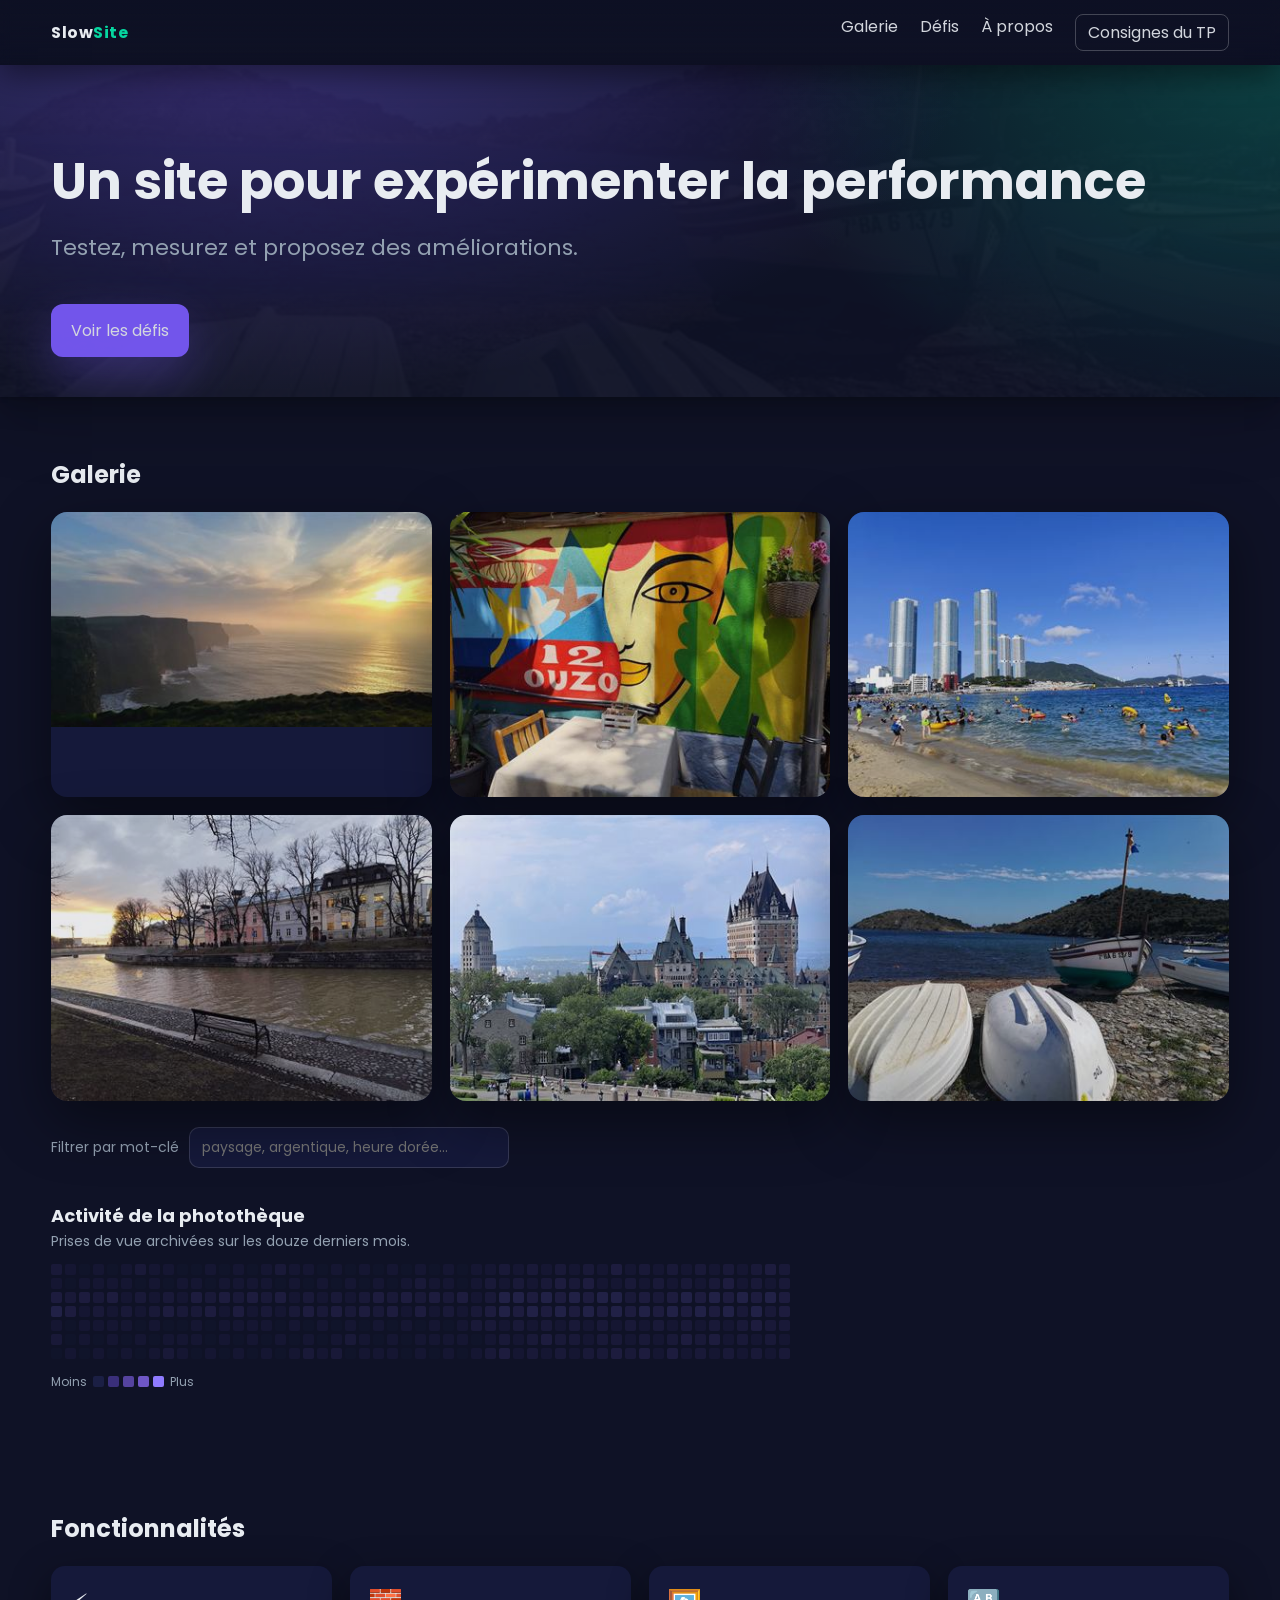
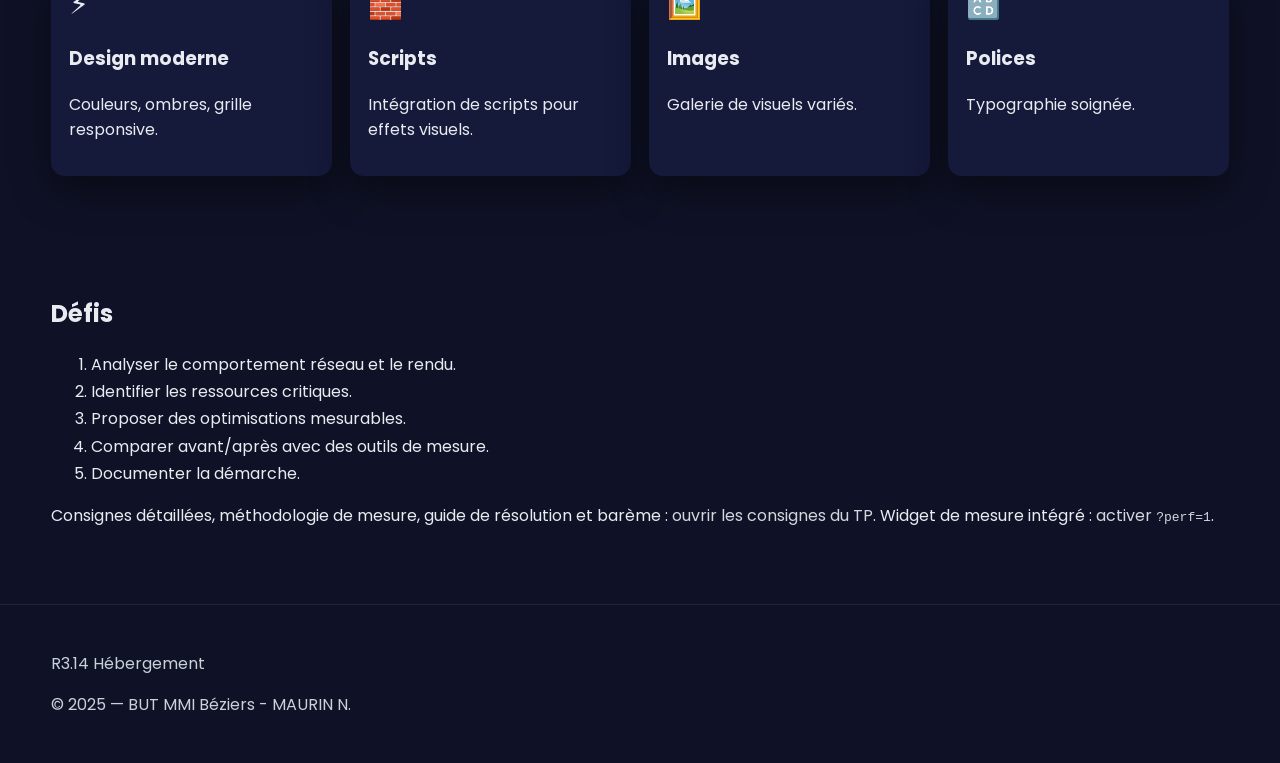
<file: index.html>
<!DOCTYPE html>
<html lang="fr">
  <head>
    <meta charset="utf-8" />
    <meta name="viewport" content="width=device-width, initial-scale=1" />
    <title>Site non optimisé...</title>

    <link rel="icon" type="image/png" href="img/favicon-32.png" />

    <link rel="preconnect" href="https://fonts.googleapis.com" />
    <link rel="preconnect" href="https://fonts.gstatic.com" crossorigin />
    <link rel="stylesheet" href="https://fonts.googleapis.com/css2?family=Poppins:wght@400;600&display=swap" />
    <link rel="stylesheet" href="css/styles.css" />

    <script src="js/app.js" defer></script>
    <script src="js/analytics.js" defer></script>

    <!-- ===== Infrastructure du TP : hors exercice =====================
         Le bouton « Consignes » et sa fenêtre ne font pas partie du site à
         optimiser. Inutile de les analyser, les optimiser ou les supprimer.
         Volontairement en ligne : aucune requête supplémentaire, et rien ne
         casse quand vous réécrivez css/styles.css ou js/app.js.
         ================================================================ -->
    <style>
      .tp-link{border:1px solid rgba(255,255,255,.25);border-radius:8px;padding:5px 12px}
      .tp-link:hover{background:rgba(255,255,255,.08)}
      /* Cette entrée de menu supplémentaire fait déborder la barre sur petit
         écran : on autorise le retour à la ligne. */
      @media (max-width:640px){
        .menu{flex-wrap:wrap;justify-content:flex-end;gap:8px 14px}
      }
      #tp-modal{width:min(1000px,94vw);height:min(86vh,900px);padding:0;border:0;
        border-radius:14px;background:#0f1226;color:#E8ECF1;overflow:hidden}
      #tp-modal::backdrop{background:rgba(4,6,18,.72)}
      .tp-modal-bar{display:flex;align-items:center;justify-content:space-between;
        gap:12px;padding:10px 14px;border-bottom:1px solid rgba(255,255,255,.12);
        font:600 15px/1.3 system-ui,Segoe UI,Roboto,Arial,sans-serif}
      .tp-modal-bar button{background:transparent;color:#E8ECF1;cursor:pointer;
        border:1px solid rgba(255,255,255,.25);border-radius:8px;padding:5px 11px;font:inherit}
      .tp-modal-bar button:hover{background:rgba(255,255,255,.1)}
      #tp-modal iframe{display:block;width:100%;height:calc(100% - 45px);border:0}
    </style>
  </head>
  <body>
    <div class="topbar">
      <div class="container nav">
        <div class="logo">Slow<span>Site</span></div>
        <div class="menu">
          <a href="#galerie">Galerie</a>
          <a href="#defis">Défis</a>
          <a href="#apropos">À propos</a>
          <a class="tp-link js-consignes" href="consignes.html">Consignes du TP</a>
        </div>
      </div>
    </div>

    <div class="hero">
      <div class="container hero-inner">
        <div class="hero-text">
          <h1>Un site pour expérimenter la performance</h1>
          <p>Testez, mesurez et proposez des améliorations.</p>
          <a class="cta" href="#defis">Voir les défis</a>
        </div>
      </div>
    </div>

    <div id="galerie" class="section gallery">
      <div class="container">
        <h2>Galerie</h2>
        <div class="grid">
          <div class="card" data-mots="paysage montagne aube brume grand angle">
            <a href="img1.html"><img src="img/img1-800.jpg"
                 srcset="img/img1-400.jpg 400w, img/img1-800.jpg 800w, img/img1-1200.jpg 1200w"
                 sizes="(max-width:560px) 92vw, (max-width:900px) 46vw, 388px"
                 width="800" height="452" alt="Image 1" decoding="async" fetchpriority="high" /></a>
          </div>
          <div class="card" data-mots="architecture ville façade contraste élevé">
            <a href="img2.html"><img src="img/img2-800.jpg"
                 srcset="img/img2-400.jpg 400w, img/img2-800.jpg 800w, img/img2-1200.jpg 1200w"
                 sizes="(max-width:560px) 92vw, (max-width:900px) 46vw, 388px"
                 width="800" height="600" alt="Image 2" decoding="async" /></a>
          </div>
          <div class="card" data-mots="portrait studio clair-obscur noir profond">
            <a href="img3.html"><img src="img/img3-800.jpg"
                 srcset="img/img3-400.jpg 400w, img/img3-800.jpg 800w, img/img3-1200.jpg 1200w"
                 sizes="(max-width:560px) 92vw, (max-width:900px) 46vw, 388px"
                 width="800" height="600" alt="Image 3" decoding="async" /></a>
          </div>
          <div class="card" data-mots="littoral falaise heure dorée pose longue">
            <a href="img4.html"><img src="img/img4-800.jpg"
                 srcset="img/img4-400.jpg 400w, img/img4-800.jpg 800w, img/img4-1200.jpg 1200w"
                 sizes="(max-width:560px) 92vw, (max-width:900px) 46vw, 388px"
                 width="800" height="600" alt="Image 4" decoding="async" loading="lazy" /></a>
          </div>
          <div class="card" data-mots="photo de rue ruelle silhouette monochrome">
            <a href="img5.html"><img src="img/img5-800.jpg"
                 srcset="img/img5-400.jpg 400w, img/img5-800.jpg 800w, img/img5-1200.jpg 1200w"
                 sizes="(max-width:560px) 92vw, (max-width:900px) 46vw, 388px"
                 width="800" height="600" alt="Image 5" decoding="async" loading="lazy" /></a>
          </div>
          <div class="card" data-mots="forêt sentier lumière rasante macro">
            <a href="img6.html"><img src="img/img6-800.jpg"
                 srcset="img/img6-400.jpg 400w, img/img6-800.jpg 800w, img/img6-1200.jpg 1200w"
                 sizes="(max-width:560px) 92vw, (max-width:900px) 46vw, 388px"
                 width="800" height="600" alt="Image 6" decoding="async" loading="lazy" /></a>
          </div>
        </div>
        <div class="gallery-filter">
          <label for="q">Filtrer par mot-clé</label>
          <input id="q" type="search" list="motscles" autocomplete="off"
                 placeholder="paysage, argentique, heure dorée…" />
          <datalist id="motscles"></datalist>
          <p id="filter-info" class="filter-info"></p>
        </div>

        <div class="activity">
          <h3 class="activity-title">Activité de la photothèque</h3>
          <p class="activity-sub">Prises de vue archivées sur les douze derniers mois.</p>
          <div class="activity-scroll">
            <div id="calendrier" class="calendar"></div>
          </div>
          <p class="activity-legend">
            <span>Moins</span>
            <i class="lvl lvl-0"></i><i class="lvl lvl-1"></i><i class="lvl lvl-2"></i><i class="lvl lvl-3"></i><i class="lvl lvl-4"></i>
            <span>Plus</span>
          </p>
        </div>
      </div>
    </div>

    <div id="apropos" class="section features">
      <div class="container">
        <h2>Fonctionnalités</h2>
        <div class="features-grid">
          <div class="feature">
            <div class="icon">⚡</div>
            <h3>Design moderne</h3>
            <p>Couleurs, ombres, grille responsive.</p>
          </div>
          <div class="feature">
            <div class="icon">🧱</div>
            <h3>Scripts</h3>
            <p>Intégration de scripts pour effets visuels.</p>
          </div>
          <div class="feature">
            <div class="icon">🖼️</div>
            <h3>Images</h3>
            <p>Galerie de visuels variés.</p>
          </div>
          <div class="feature">
            <div class="icon">🔠</div>
            <h3>Polices</h3>
            <p>Typographie soignée.</p>
          </div>
        </div>
      </div>
    </div>

    <div id="defis" class="section challenges">
      <div class="container">
        <h2>Défis</h2>
        <ol>
          <li>Analyser le comportement réseau et le rendu.</li>
          <li>Identifier les ressources critiques.</li>
          <li>Proposer des optimisations mesurables.</li>
          <li>Comparer avant/après avec des outils de mesure.</li>
          <li>Documenter la démarche.</li>
        </ol>
        <p>
          Consignes détaillées, méthodologie de mesure, guide de résolution et
          barème : <a class="js-consignes" href="consignes.html">ouvrir les
          consignes du TP</a>. Widget de mesure intégré :
          <a href="?perf=1">activer <code>?perf=1</code></a>.
        </p>
      </div>
    </div>

    <div class="footer">
      <div class="container">
        <p>R3.14 Hébergement</p>
        <p>© 2025 — BUT MMI Béziers - MAURIN N.</p>
      </div>
    </div>

    <!-- ===== Infrastructure du TP : hors exercice ===================== -->
    <dialog id="tp-modal" aria-labelledby="tp-modal-titre">
      <div class="tp-modal-bar">
        <span id="tp-modal-titre">Consignes du TP</span>
        <span>
          <a class="tp-link" href="consignes.html" target="_blank" rel="noopener">Ouvrir dans un onglet</a>
          <button type="button" data-tp-close>Fermer</button>
        </span>
      </div>
      <iframe title="Consignes du TP" data-src="consignes.html"></iframe>
    </dialog>

    <script>
      /* Ouvre les consignes en fenêtre modale. Sans JavaScript, ou si
         <dialog> n'est pas supporté, les liens naviguent normalement vers
         consignes.html : le contenu reste accessible dans tous les cas.
         L'iframe n'est chargée qu'à la première ouverture, pour ne rien
         ajouter au chargement de la page mesurée. */
      (function () {
        var modal = document.getElementById('tp-modal');
        var liens = document.querySelectorAll('.js-consignes');
        if (!modal || !liens.length || typeof modal.showModal !== 'function') return;

        var frame = modal.querySelector('iframe');
        for (var i = 0; i < liens.length; i++) {
          liens[i].addEventListener('click', function (e) {
            e.preventDefault();
            if (!frame.getAttribute('src')) {
              frame.setAttribute('src', frame.dataset.src);
            }
            modal.showModal();
          });
        }
        modal.querySelector('[data-tp-close]').addEventListener('click', function () {
          modal.close();
        });
        // Échap ne remonte pas d'une iframe vers le <dialog> parent : on
        // écoute donc aussi dans le document embarqué (même origine).
        frame.addEventListener('load', function () {
          try {
            frame.contentDocument.addEventListener('keydown', function (e) {
              if (e.key === 'Escape') modal.close();
            });
          } catch (err) { /* origine différente : la touche Échap n'agira pas */ }
        });
        // Clic sur le fond sombre : la cible est alors le <dialog> lui-même.
        modal.addEventListener('click', function (e) {
          if (e.target === modal) modal.close();
        });
      })();
      /* ================================================================ */

      if (new URLSearchParams(location.search).has('perf')) {
        var s = document.createElement('script');
        s.src = 'js/metrics.js';
        s.defer = true;
        document.head.appendChild(s);
      }
    </script>
  </body>
</html>
</file>
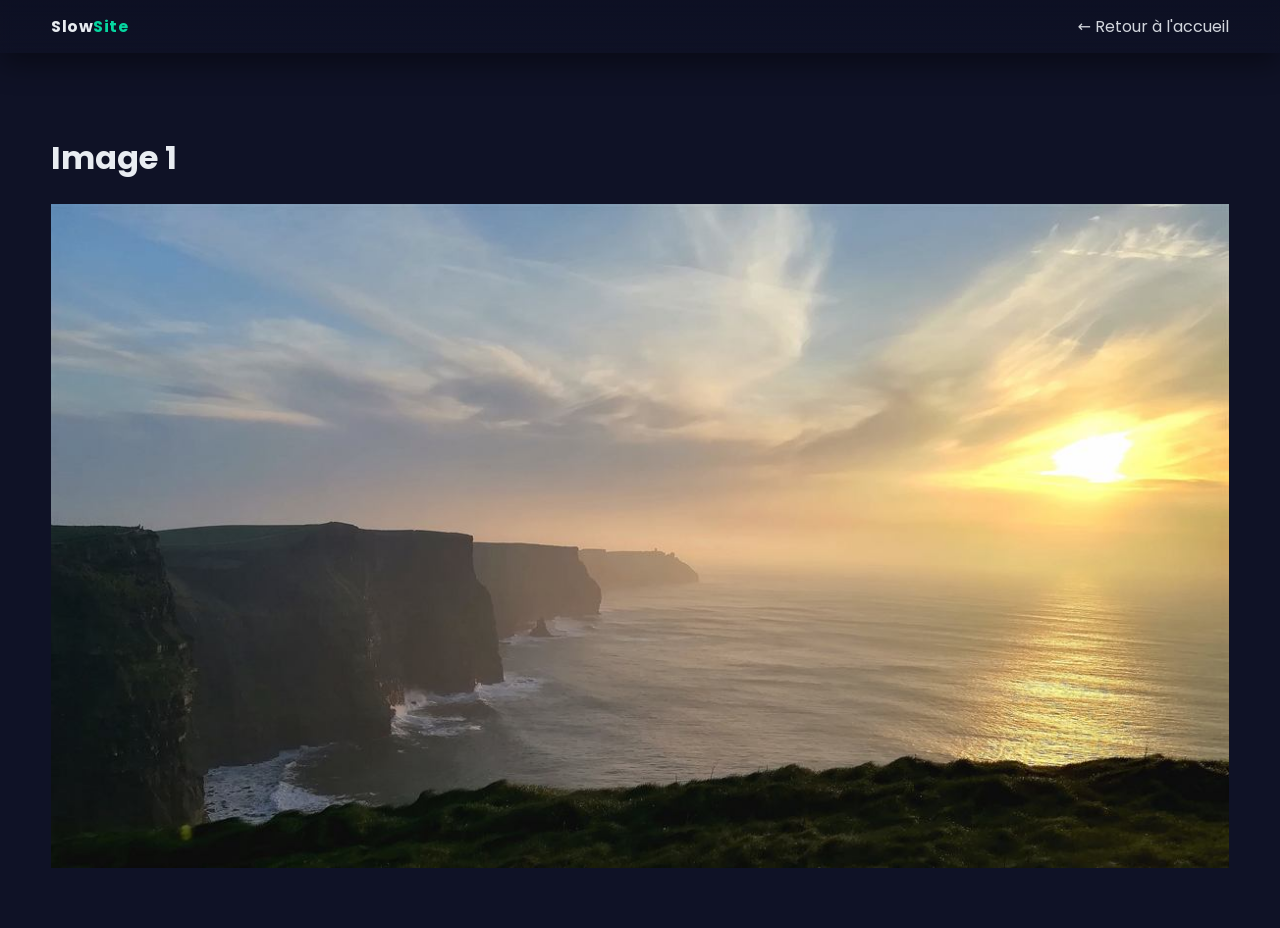
<file: img1.html>
<!DOCTYPE html>
<html lang="fr">
<head>
  <meta charset="utf-8" />
  <meta name="viewport" content="width=device-width, initial-scale=1" />
  <title>Image 1</title>
  <link rel="icon" type="image/png" href="img/favicon-32.png">
  <link rel="preconnect" href="https://fonts.googleapis.com" />
  <link rel="preconnect" href="https://fonts.gstatic.com" crossorigin />
  <link rel="stylesheet" href="https://fonts.googleapis.com/css2?family=Poppins:wght@400;600&display=swap" />
  <link rel="stylesheet" href="css/styles.css">
</head>
<body>
  <div class="topbar"><div class="container nav"><div class="logo">Slow<span>Site</span></div><div class="menu"><a href="index.html">← Retour à l'accueil</a></div></div></div>
  <div class="section image-page"><div class="container">
    <h1>Image 1</h1>
    <div class="image-wrapper"><img src="img/img1-1200.jpg" srcset="img/img1-800.jpg 800w, img/img1-1200.jpg 1200w" sizes="min(1200px, 92vw)" width="1200" height="677" alt="Image 1" fetchpriority="high"></div>
  </div></div>
  <script>
    if (new URLSearchParams(location.search).has('perf')) {
      var s = document.createElement('script');
      s.src = 'js/metrics.js'; s.defer = true; document.head.appendChild(s);
    }
  </script>
</body>
</html>
</file>
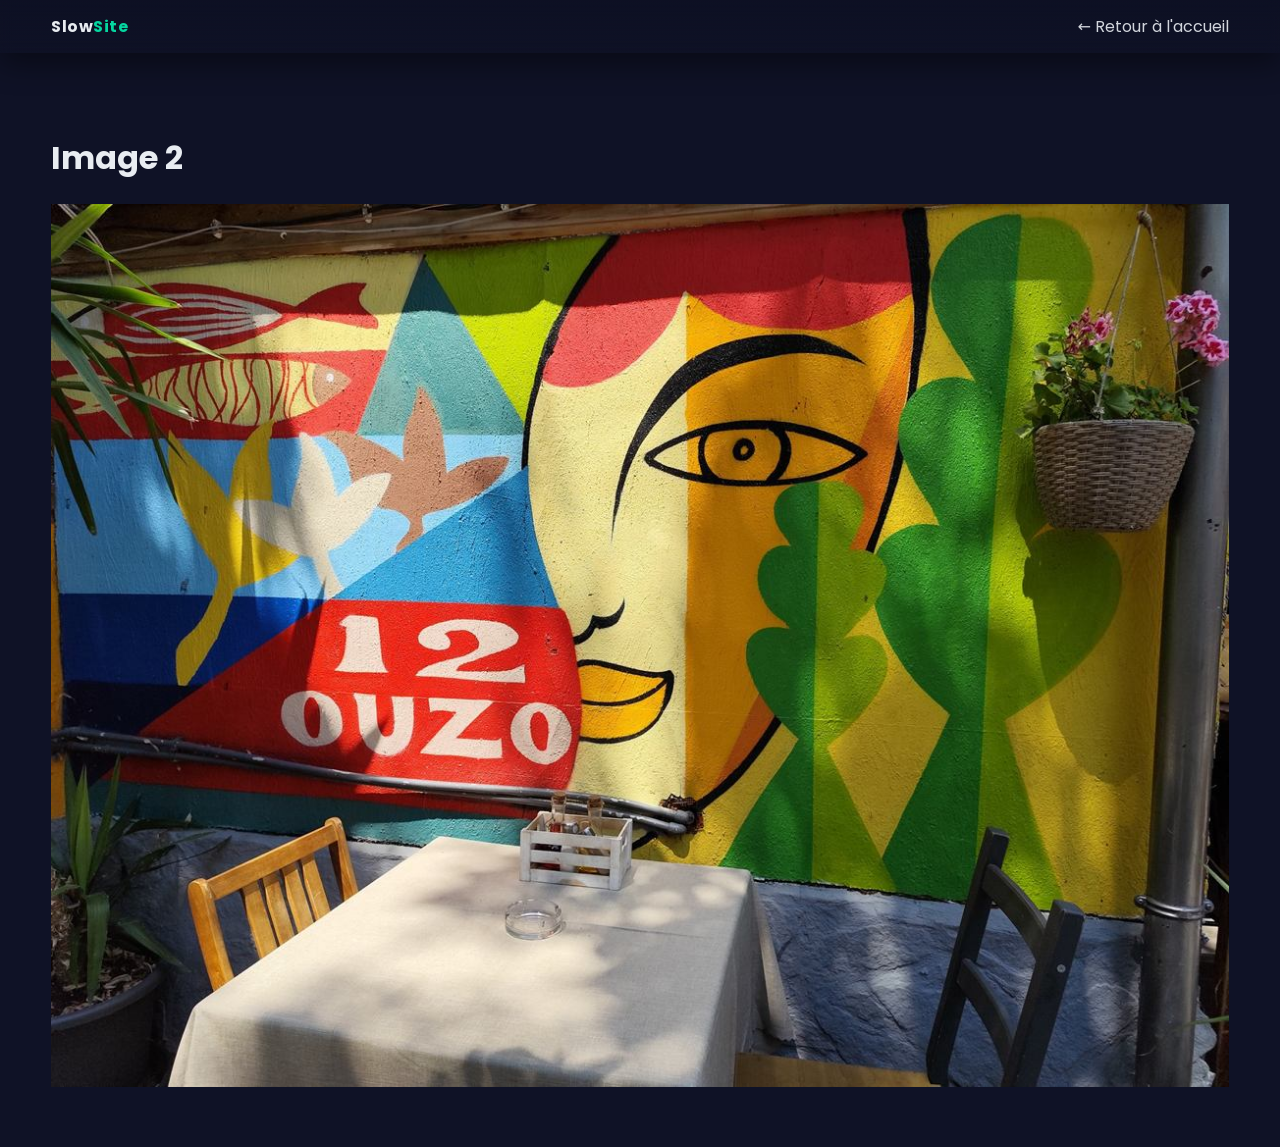
<file: img2.html>
<!DOCTYPE html>
<html lang="fr">
<head>
  <meta charset="utf-8" />
  <meta name="viewport" content="width=device-width, initial-scale=1" />
  <title>Image 2</title>
  <link rel="icon" type="image/png" href="img/favicon-32.png">
  <link rel="preconnect" href="https://fonts.googleapis.com" />
  <link rel="preconnect" href="https://fonts.gstatic.com" crossorigin />
  <link rel="stylesheet" href="https://fonts.googleapis.com/css2?family=Poppins:wght@400;600&display=swap" />
  <link rel="stylesheet" href="css/styles.css">
</head>
<body>
  <div class="topbar"><div class="container nav"><div class="logo">Slow<span>Site</span></div><div class="menu"><a href="index.html">← Retour à l'accueil</a></div></div></div>
  <div class="section image-page"><div class="container">
    <h1>Image 2</h1>
    <div class="image-wrapper"><img src="img/img2-1200.jpg" srcset="img/img2-800.jpg 800w, img/img2-1200.jpg 1200w" sizes="min(1200px, 92vw)" width="1200" height="900" alt="Image 2" fetchpriority="high"></div>
  </div></div>
  <script>
    if (new URLSearchParams(location.search).has('perf')) {
      var s = document.createElement('script');
      s.src = 'js/metrics.js'; s.defer = true; document.head.appendChild(s);
    }
  </script>
</body>
</html>
</file>
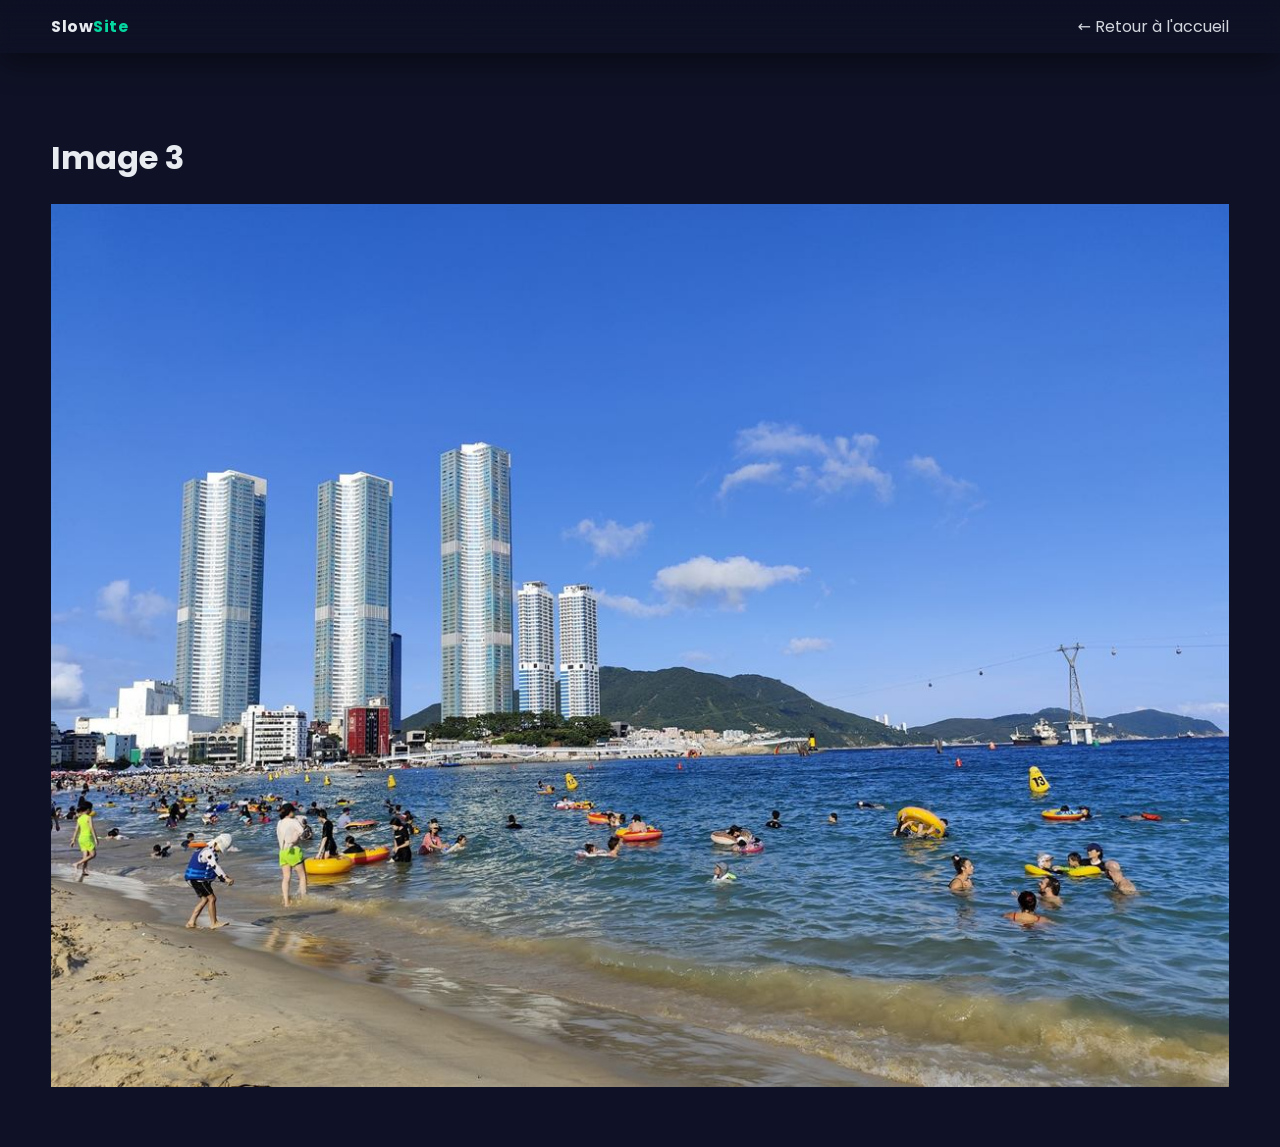
<file: img3.html>
<!DOCTYPE html>
<html lang="fr">
<head>
  <meta charset="utf-8" />
  <meta name="viewport" content="width=device-width, initial-scale=1" />
  <title>Image 3</title>
  <link rel="icon" type="image/png" href="img/favicon-32.png">
  <link rel="preconnect" href="https://fonts.googleapis.com" />
  <link rel="preconnect" href="https://fonts.gstatic.com" crossorigin />
  <link rel="stylesheet" href="https://fonts.googleapis.com/css2?family=Poppins:wght@400;600&display=swap" />
  <link rel="stylesheet" href="css/styles.css">
</head>
<body>
  <div class="topbar"><div class="container nav"><div class="logo">Slow<span>Site</span></div><div class="menu"><a href="index.html">← Retour à l'accueil</a></div></div></div>
  <div class="section image-page"><div class="container">
    <h1>Image 3</h1>
    <div class="image-wrapper"><img src="img/img3-1200.jpg" srcset="img/img3-800.jpg 800w, img/img3-1200.jpg 1200w" sizes="min(1200px, 92vw)" width="1200" height="900" alt="Image 3" fetchpriority="high"></div>
  </div></div>
  <script>
    if (new URLSearchParams(location.search).has('perf')) {
      var s = document.createElement('script');
      s.src = 'js/metrics.js'; s.defer = true; document.head.appendChild(s);
    }
  </script>
</body>
</html>
</file>
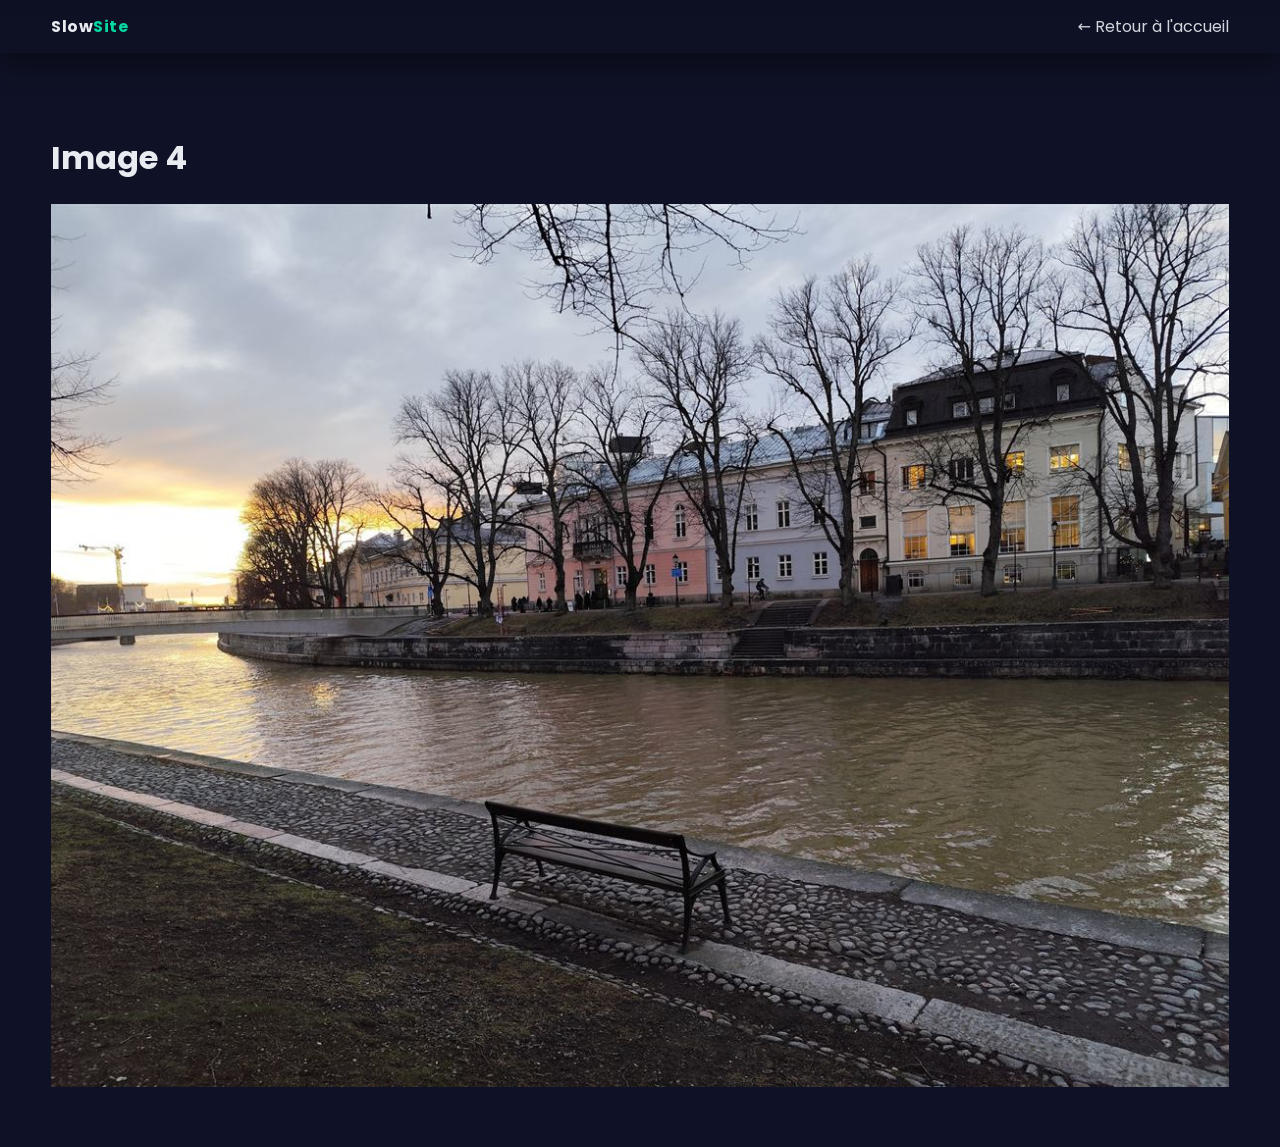
<file: img4.html>
<!DOCTYPE html>
<html lang="fr">
<head>
  <meta charset="utf-8" />
  <meta name="viewport" content="width=device-width, initial-scale=1" />
  <title>Image 4</title>
  <link rel="icon" type="image/png" href="img/favicon-32.png">
  <link rel="preconnect" href="https://fonts.googleapis.com" />
  <link rel="preconnect" href="https://fonts.gstatic.com" crossorigin />
  <link rel="stylesheet" href="https://fonts.googleapis.com/css2?family=Poppins:wght@400;600&display=swap" />
  <link rel="stylesheet" href="css/styles.css">
</head>
<body>
  <div class="topbar"><div class="container nav"><div class="logo">Slow<span>Site</span></div><div class="menu"><a href="index.html">← Retour à l'accueil</a></div></div></div>
  <div class="section image-page"><div class="container">
    <h1>Image 4</h1>
    <div class="image-wrapper"><img src="img/img4-1200.jpg" srcset="img/img4-800.jpg 800w, img/img4-1200.jpg 1200w" sizes="min(1200px, 92vw)" width="1200" height="900" alt="Image 4" fetchpriority="high"></div>
  </div></div>
  <script>
    if (new URLSearchParams(location.search).has('perf')) {
      var s = document.createElement('script');
      s.src = 'js/metrics.js'; s.defer = true; document.head.appendChild(s);
    }
  </script>
</body>
</html>
</file>
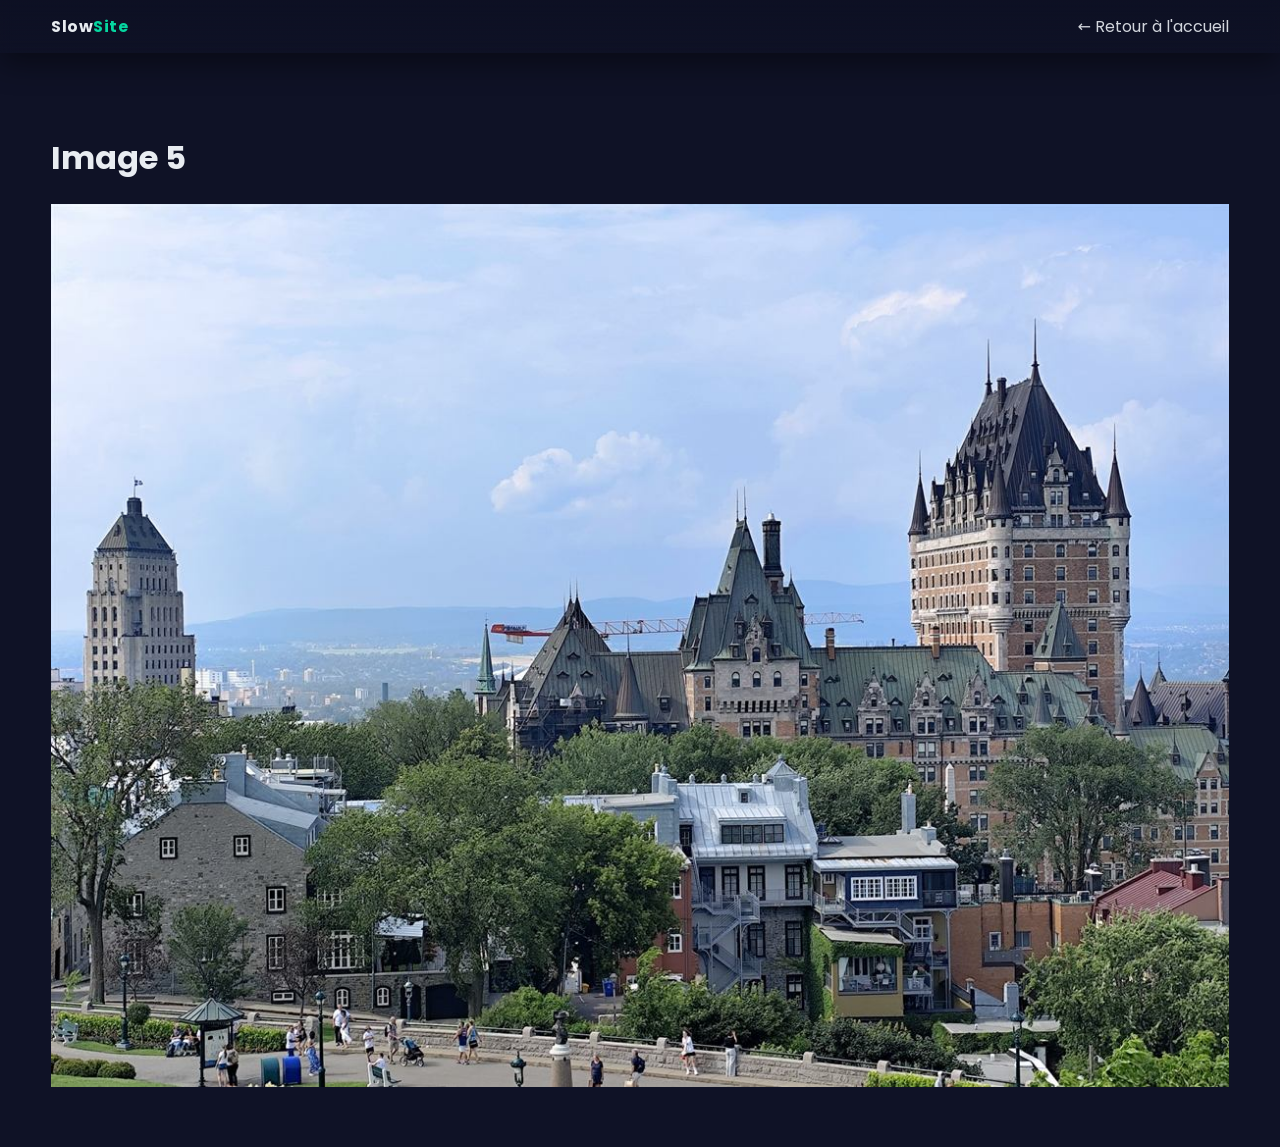
<file: img5.html>
<!DOCTYPE html>
<html lang="fr">
<head>
  <meta charset="utf-8" />
  <meta name="viewport" content="width=device-width, initial-scale=1" />
  <title>Image 5</title>
  <link rel="icon" type="image/png" href="img/favicon-32.png">
  <link rel="preconnect" href="https://fonts.googleapis.com" />
  <link rel="preconnect" href="https://fonts.gstatic.com" crossorigin />
  <link rel="stylesheet" href="https://fonts.googleapis.com/css2?family=Poppins:wght@400;600&display=swap" />
  <link rel="stylesheet" href="css/styles.css">
</head>
<body>
  <div class="topbar"><div class="container nav"><div class="logo">Slow<span>Site</span></div><div class="menu"><a href="index.html">← Retour à l'accueil</a></div></div></div>
  <div class="section image-page"><div class="container">
    <h1>Image 5</h1>
    <div class="image-wrapper"><img src="img/img5-1200.jpg" srcset="img/img5-800.jpg 800w, img/img5-1200.jpg 1200w" sizes="min(1200px, 92vw)" width="1200" height="900" alt="Image 5" fetchpriority="high"></div>
  </div></div>
  <script>
    if (new URLSearchParams(location.search).has('perf')) {
      var s = document.createElement('script');
      s.src = 'js/metrics.js'; s.defer = true; document.head.appendChild(s);
    }
  </script>
</body>
</html>
</file>
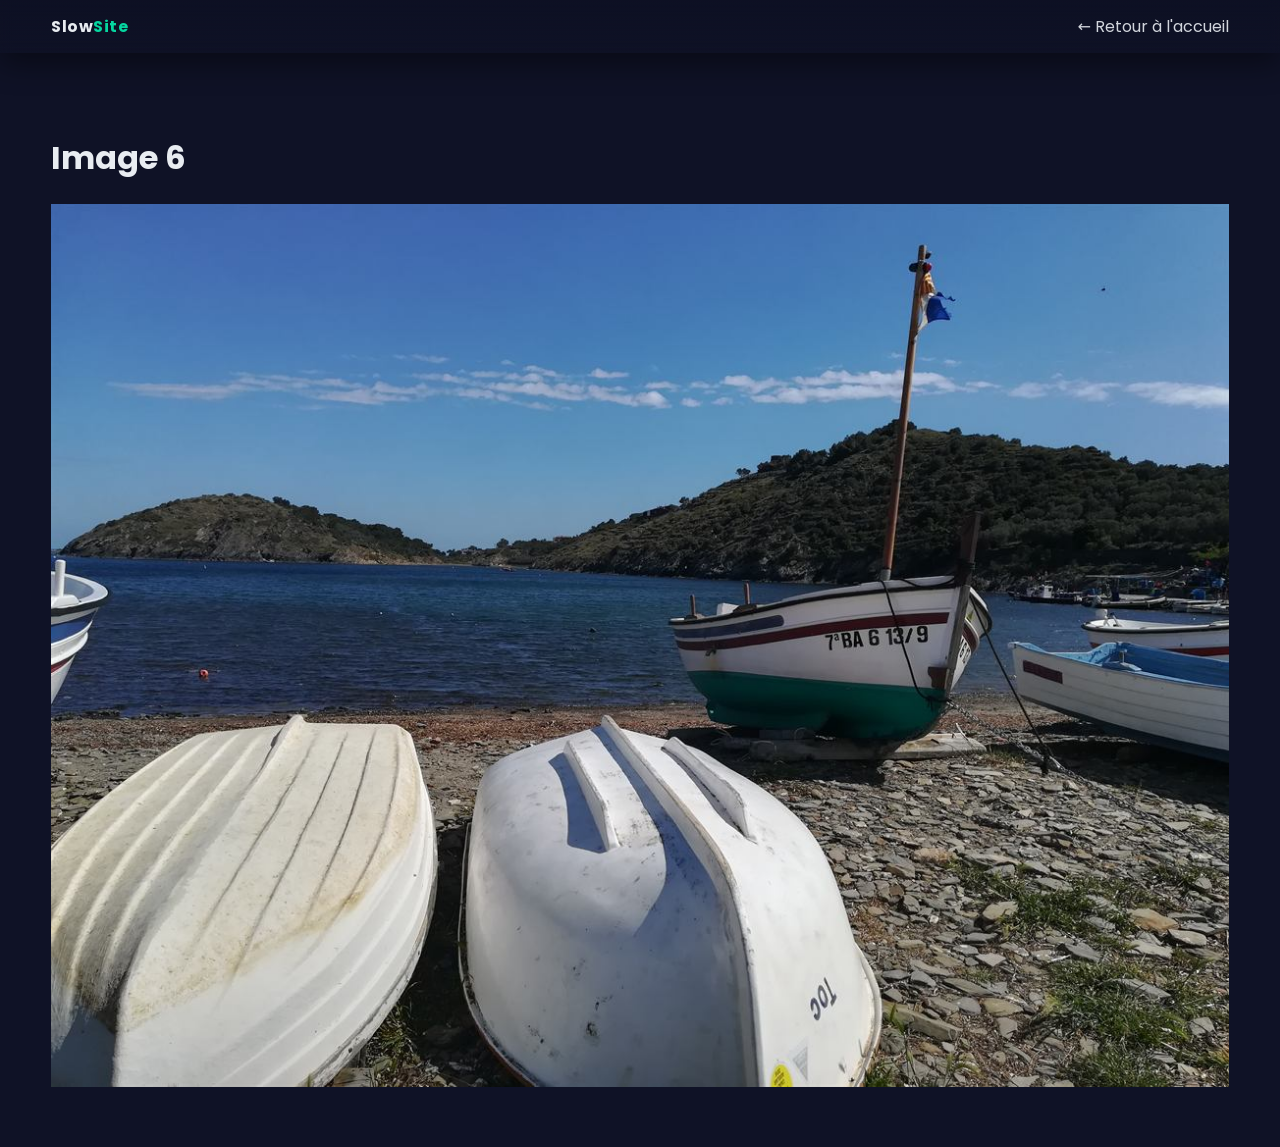
<file: img6.html>
<!DOCTYPE html>
<html lang="fr">
<head>
  <meta charset="utf-8" />
  <meta name="viewport" content="width=device-width, initial-scale=1" />
  <title>Image 6</title>
  <link rel="icon" type="image/png" href="img/favicon-32.png">
  <link rel="preconnect" href="https://fonts.googleapis.com" />
  <link rel="preconnect" href="https://fonts.gstatic.com" crossorigin />
  <link rel="stylesheet" href="https://fonts.googleapis.com/css2?family=Poppins:wght@400;600&display=swap" />
  <link rel="stylesheet" href="css/styles.css">
</head>
<body>
  <div class="topbar"><div class="container nav"><div class="logo">Slow<span>Site</span></div><div class="menu"><a href="index.html">← Retour à l'accueil</a></div></div></div>
  <div class="section image-page"><div class="container">
    <h1>Image 6</h1>
    <div class="image-wrapper"><img src="img/img6-1200.jpg" srcset="img/img6-800.jpg 800w, img/img6-1200.jpg 1200w" sizes="min(1200px, 92vw)" width="1200" height="900" alt="Image 6" fetchpriority="high"></div>
  </div></div>
  <script>
    if (new URLSearchParams(location.search).has('perf')) {
      var s = document.createElement('script');
      s.src = 'js/metrics.js'; s.defer = true; document.head.appendChild(s);
    }
  </script>
</body>
</html>
</file>
<file: css/styles.css>
/* Bandeau : ombre portée (ex extra.css) et texture de fond (ex theme-legacy.css). */
.hero{box-shadow:0 2px 4px rgba(0,0,0,.14),0 8px 24px rgba(0,0,0,.22),0 24px 60px rgba(0,0,0,.18)}
.hero{position:relative;overflow:hidden}
.hero::before{content:"";position:absolute;inset:0;background:url('../img/hero-bg-640.jpg') center / cover no-repeat;opacity:.04;pointer-events:none}
.hero-inner{position:relative;z-index:1}
:root{--bg:#0f1226;--fg:#E8ECF1;--muted:#93A1B1;--primary:#7C5CFF;--accent:#06D6A0;--card:#15193A;--shadow:rgba(0,0,0,0.45)}
*{box-sizing:border-box}
html,body{margin:0;padding:0;background:var(--bg);color:var(--fg);font-family:'Poppins',system-ui,Segoe UI,Roboto,Arial,sans-serif}
.container{width:min(1200px,92%);margin:0 auto}
a{color:var(--fg);text-decoration:none;opacity:.9}a:hover{opacity:1}
.topbar{position:sticky;top:0;backdrop-filter:blur(6px);background:linear-gradient(180deg,rgba(13,16,35,.8),rgba(13,16,35,.2));z-index:10;box-shadow:0 10px 30px var(--shadow)}
.nav{display:flex;align-items:center;justify-content:space-between;padding:14px 0}
.logo{font-weight:700;letter-spacing:.5px}.logo span{color:var(--accent)}.menu{display:flex;gap:22px}
.hero{padding:90px 0 40px;background:radial-gradient(1200px 600px at 20% -10%, rgba(124,92,255,.35), transparent 60%), radial-gradient(900px 600px at 100% 0%, rgba(6,214,160,.25), transparent 60%)}
.hero-inner{display:grid;grid-template-columns:1fr;gap:28px}
.hero h1{font-size:clamp(28px,4vw,56px);line-height:1.05;margin:0 0 10px}
.hero p{font-size:clamp(16px,1.8vw,22px);color:var(--muted)}
.highlight{color:var(--accent)}
.cta{display:inline-block;margin-top:18px;background:var(--primary);padding:14px 20px;border-radius:12px;box-shadow:0 20px 50px rgba(124,92,255,.35);transition:transform .2s ease, box-shadow .2s ease}
.cta:hover{transform:translateY(-2px);box-shadow:0 28px 60px rgba(124,92,255,.45)}
.section{padding:60px 0}.section h2{margin:0 0 20px}
.gallery .grid{display:grid;grid-template-columns:repeat(3,1fr);gap:18px}
.card{background:var(--card);border-radius:16px;overflow:hidden;box-shadow:0 20px 60px var(--shadow)}
.card img{display:block;width:100%;height:auto;opacity:0;transition:opacity .6s ease}
.card img.loaded{opacity:1}
.features-grid{display:grid;grid-template-columns:repeat(4,1fr);gap:18px}
.feature{background:var(--card);padding:18px;border-radius:14px;box-shadow:0 14px 40px var(--shadow)}
.feature .icon{font-size:28px}
.challenges ol{line-height:1.7}
.footer{padding:30px 0;border-top:1px solid rgba(255,255,255,.08);color:#c9d1d9}
@media (max-width:900px){.features-grid{grid-template-columns:repeat(2,1fr)}.gallery .grid{grid-template-columns:repeat(2,1fr)}}
@media (max-width:560px){.features-grid{grid-template-columns:1fr}.gallery .grid{grid-template-columns:1fr}}

/* --- Filtrage de la galerie --- */
.gallery-filter{display:flex;align-items:center;flex-wrap:wrap;gap:10px;margin-top:26px}
.gallery-filter label{color:var(--muted);font-size:14px}
.gallery-filter input{background:var(--card);color:var(--fg);border:1px solid rgba(255,255,255,.14);
  border-radius:10px;padding:9px 12px;min-width:min(320px,100%);font:inherit;font-size:14px}
.gallery-filter input:focus{outline:2px solid var(--primary);outline-offset:1px}
.filter-info{margin:0;color:var(--muted);font-size:13px}
.card{transform:translateY(24px);transition:transform .35s ease}
.card.visible{transform:translateY(0)}

/* --- Calendrier d'activité --- */
.activity{margin-top:34px}
.activity-title{margin:0 0 2px;font-size:18px}
.activity-sub{margin:0 0 12px;color:var(--muted);font-size:14px}
.activity-scroll{overflow-x:auto;padding-bottom:4px}
.calendar{display:grid;grid-auto-flow:column;grid-template-rows:repeat(7,11px);
  grid-auto-columns:11px;gap:3px;width:max-content}
.cal-day{border-radius:2px;background:var(--lvl0);transition:opacity .25s linear}
/* Opacité par ligne, pilotée par js/app.js (fadeCalendar). */
.cal-day:nth-child(7n+1){opacity:var(--o0,1)}.cal-day:nth-child(7n+2){opacity:var(--o1,1)}.cal-day:nth-child(7n+3){opacity:var(--o2,1)}.cal-day:nth-child(7n+4){opacity:var(--o3,1)}.cal-day:nth-child(7n+5){opacity:var(--o4,1)}.cal-day:nth-child(7n+6){opacity:var(--o5,1)}.cal-day:nth-child(7n+7){opacity:var(--o6,1)}
/* Rampe séquentielle à teinte unique, du plus sombre au plus clair. */
:root{--lvl0:#1b1f44;--lvl1:#3a2f7a;--lvl2:#55439f;--lvl3:#6f57c6;--lvl4:#8f7bff}
.cal-day[data-n="1"]{background:var(--lvl1)}
.cal-day[data-n="2"]{background:var(--lvl2)}
.cal-day[data-n="3"]{background:var(--lvl3)}
.cal-day[data-n="4"]{background:var(--lvl4)}
.activity-legend{display:flex;align-items:center;gap:4px;margin:10px 0 0;
  color:var(--muted);font-size:12px}
.activity-legend .lvl{width:11px;height:11px;border-radius:2px;display:inline-block}
.activity-legend .lvl-0{background:var(--lvl0)}.activity-legend .lvl-1{background:var(--lvl1)}
.activity-legend .lvl-2{background:var(--lvl2)}.activity-legend .lvl-3{background:var(--lvl3)}
.activity-legend .lvl-4{background:var(--lvl4)}
.activity-legend span:first-child{margin-right:2px}
.activity-legend span:last-child{margin-left:2px}

/* --- Pages de détail : l image ne doit jamais dépasser son conteneur --- */
.image-wrapper img{display:block;max-width:100%;height:auto}
</file>
